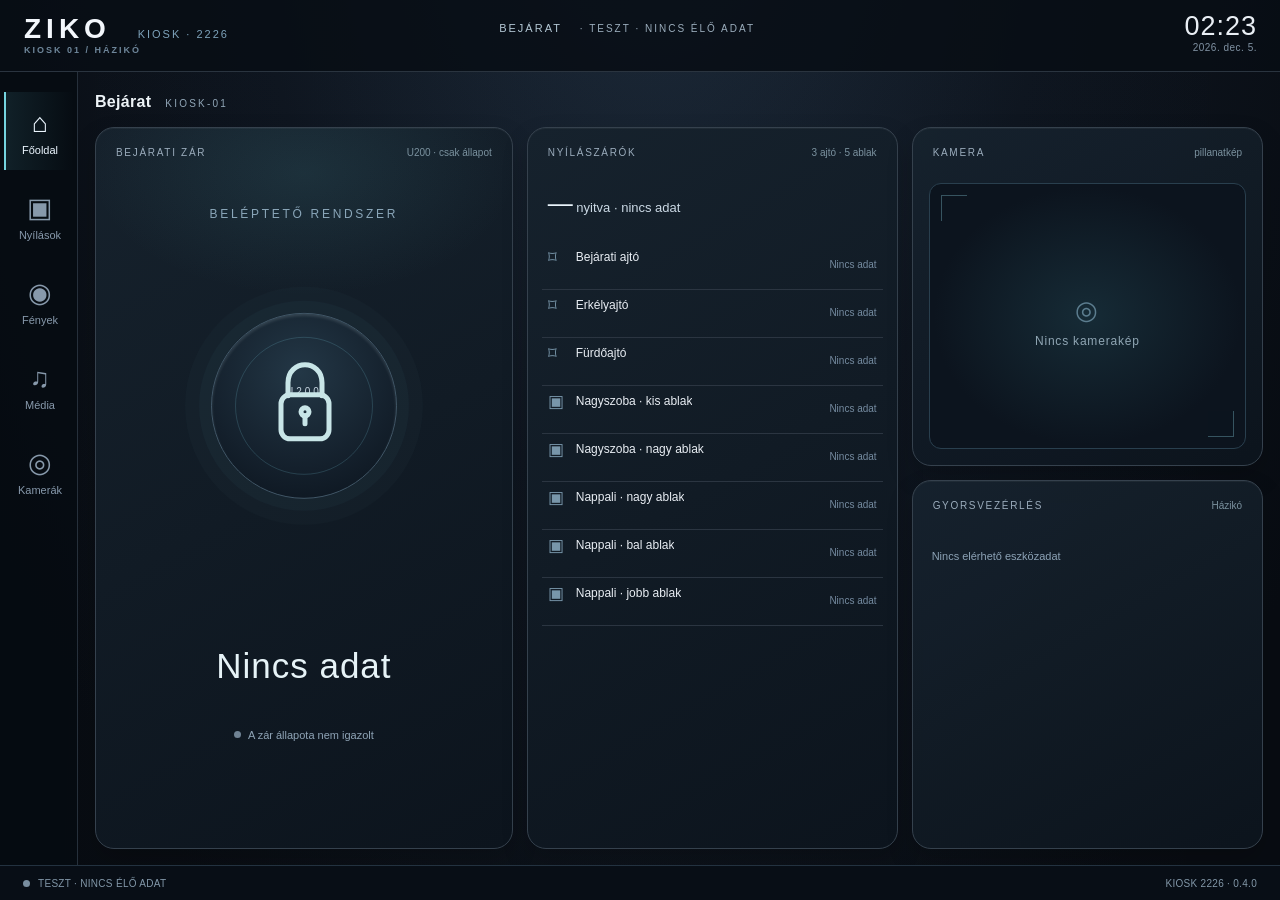
<file: ziko_kiosk_pad/frontend/ZIKO_Kiosk_2226_HMI_v0.4.0.html>
<!doctype html>
<html lang="hu">
<head>
<meta charset="utf-8">
<meta name="viewport" content="width=device-width, initial-scale=1, maximum-scale=1, user-scalable=no">
<meta name="apple-mobile-web-app-capable" content="yes">
<meta name="apple-mobile-web-app-status-bar-style" content="black">
<title>ZIKO Kiosk 2226 · KIOSK-01</title>
<style>
*{-webkit-box-sizing:border-box;box-sizing:border-box}
html,body{height:100%;width:100%;margin:0;overflow:hidden;-webkit-text-size-adjust:100%;font-family:-apple-system,BlinkMacSystemFont,Arial,sans-serif;background:#070b10;color:#e9eef4}
button,input{font-family:inherit;-webkit-appearance:none;appearance:none}button{cursor:pointer;color:inherit}button:disabled{opacity:.4;cursor:default}
#app{height:100%;width:100%;position:relative;overflow:hidden;background:radial-gradient(ellipse at 51% -20%,#1d2b3b 0,#0e151f 44%,#080c12 85%)}
#app:before{content:"";position:absolute;top:0;bottom:0;left:0;right:0;opacity:.2;pointer-events:none;background:linear-gradient(92deg,transparent 0,rgba(133,180,206,.07) 50%,transparent 100%)}
.top{height:72px;border-bottom:1px solid #2a343f;position:relative;z-index:2;background:rgba(8,13,20,.85)}
.brand{position:absolute;left:24px;top:13px;font-size:28px;font-weight:800;letter-spacing:5px;color:#f3f7fc}
.brand em{font-weight:400;font-size:11px;letter-spacing:2px;margin-left:14px;font-style:normal;color:#7ea3bb}
.brand small{display:block;font-size:9px;font-weight:600;letter-spacing:2px;color:#6e869a;margin-top:0}
.head-center{position:absolute;left:39%;top:22px;color:#b3c7d4;font-size:11px;letter-spacing:2px;text-transform:uppercase}
.head-right{position:absolute;right:23px;top:12px;text-align:right}
.time{font-size:27px;line-height:29px;font-weight:300;letter-spacing:1px}
.date{color:#8092a3;font-size:10px;letter-spacing:.5px;margin-top:1px}
.layout{position:absolute;top:72px;bottom:35px;left:0;right:0;overflow:hidden}
.rail{position:absolute;top:0;bottom:0;left:0;width:78px;border-right:1px solid #26303b;background:rgba(6,12,18,.82);padding-top:20px;text-align:center}
.navbtn{height:78px;width:70px;margin:0 4px 7px;border:0;border-left:2px solid transparent;background:transparent;color:#8799ab;text-align:center;font-size:11px}
.navbtn.active{color:#ecf6ff;border-left-color:#74d4df;background:linear-gradient(90deg,rgba(93,179,198,.12),transparent)}
.navbtn .symbol{display:block;font-size:27px;line-height:34px;margin-bottom:4px;font-weight:300}
.content{position:absolute;left:78px;right:0;top:0;bottom:0;padding:17px;overflow:hidden}
.section-heading{height:32px;line-height:25px;font-size:10px;letter-spacing:2.2px;color:#91a6b7}
.section-heading strong{font-size:16px;letter-spacing:.3px;color:#eef4f8;font-weight:600;margin-right:14px}
.work{position:absolute;left:17px;right:17px;top:55px;bottom:16px;display:-webkit-box;display:-webkit-flex;display:flex;gap:14px}
.column{position:relative;height:100%;min-width:0}
.primary{-webkit-box-flex:1.07;-webkit-flex:1.07;flex:1.07}
.middle{-webkit-box-flex:.95;-webkit-flex:.95;flex:.95}
.secondary{-webkit-box-flex:.9;-webkit-flex:.9;flex:.9}
.box{background:linear-gradient(150deg,rgba(22,34,45,.98),rgba(12,20,29,.98));border:1px solid #35414d;border-radius:19px;overflow:hidden;position:relative;box-shadow:0 12px 26px rgba(0,0,0,.17),inset 0 1px 0 rgba(235,249,255,.045)}
.box-label{color:#9bacbc;font-size:10px;text-transform:uppercase;letter-spacing:1.7px}
.box-head{position:absolute;left:20px;top:19px;right:20px;height:30px}
.box-head .box-label{float:left}
.box-head small{float:right;font-size:10px;color:#7b929f}
.lock-box{height:100%;text-align:center}
.lock-box:before{content:"";position:absolute;top:-75px;left:0;width:100%;height:240px;background:radial-gradient(ellipse,rgba(89,172,182,.12),transparent 72%);pointer-events:none}
.lock-art{position:absolute;top:29%;left:50%;width:186px;height:186px;margin-left:-93px;border-radius:50%;border:1px solid #415767;background:radial-gradient(circle at 48% 32%,#233746,#14202c 61%,#0a121b 100%);box-shadow:0 0 0 12px rgba(111,164,191,.04),0 0 0 26px rgba(96,172,187,.027),inset 0 2px 3px rgba(228,248,255,.14);-webkit-transform:translateY(-13%);transform:translateY(-13%)}
.lock-art:before{content:"";position:absolute;left:23px;top:23px;right:23px;bottom:23px;border-radius:50%;border:1px solid rgba(109,180,198,.22)}
.lock-art svg{position:absolute;top:45px;left:60px;width:66px;height:88px;fill:none;stroke:#c8e5e7;stroke-width:5;stroke-linecap:round;stroke-linejoin:round}
.lock-number{position:absolute;top:72px;left:0;right:0;color:#c5d4df;font-size:10px;letter-spacing:3px}
.lock-title{position:absolute;top:11%;left:0;right:0;font-size:12px;color:#8aa6b9;letter-spacing:2.7px}
.lock-main{position:absolute;top:72%;left:12px;right:12px;font-size:35px;font-weight:300;letter-spacing:1px;color:#e6f3f7}
.lock-detail{position:absolute;top:83%;left:15px;right:15px;font-size:11px;color:#8fa4b6;line-height:1.7}
.lock-state-indicator{width:7px;height:7px;display:inline-block;border-radius:50%;background:#708394;margin:0 7px 1px 0}
.lock-state-indicator.good{background:#86d6c3;box-shadow:0 0 14px rgba(91,233,189,.32)}
.lock-state-indicator.alert{background:#f0ba82}
.contacts-box{height:100%}
.contacts-headline{position:absolute;top:61px;left:20px;right:20px;font-size:13px;color:#cbd9e5}
.contacts-headline b{font-size:25px;font-weight:400;color:#eaf4fb}
.sensors{position:absolute;top:114px;left:14px;right:14px;bottom:14px;overflow:auto;-webkit-overflow-scrolling:touch}
.sensor{height:48px;border-bottom:1px solid #2b3541;padding:7px 5px 3px 6px;font-size:12px;line-height:17px;position:relative}
.sensor .icon{float:left;width:28px;color:#7896aa;font-size:17px}
.sensor .name{display:inline-block;max-width:64%;overflow:hidden;white-space:nowrap;text-overflow:ellipsis;vertical-align:middle}
.sensor .value{position:absolute;right:6px;top:14px;text-align:right;font-size:10px;color:#758ba0}
.sensor .value.on{color:#f2c18a}.sensor .value.off{color:#a3dbcb}
.side-top{height:47%}
.side-bottom{position:absolute;top:calc(47% + 14px);bottom:0;left:0;right:0}
.camera-view{position:absolute;top:55px;left:16px;right:16px;bottom:16px;border-radius:12px;border:1px solid #293f4e;background:radial-gradient(ellipse at center,#162b36,#0c141e 69%);overflow:hidden}
.camera-view:before,.camera-view:after{content:"";position:absolute;width:25px;height:25px;border-color:#547f8c;border-style:solid;opacity:.6}
.camera-view:before{left:11px;top:11px;border-width:1px 0 0 1px}.camera-view:after{right:11px;bottom:11px;border-width:0 1px 1px 0}
.camera-placeholder{position:absolute;top:42%;left:0;right:0;text-align:center;color:#90a6b4;font-size:12px;letter-spacing:.8px}
.camera-placeholder b{display:block;font-size:26px;color:#5c7d8f;font-weight:300;margin-bottom:8px}
.camera-view img{width:100%;height:100%;object-fit:cover}
.device-list{position:absolute;top:54px;left:14px;right:14px;bottom:14px;overflow:auto;-webkit-overflow-scrolling:touch}
.device{border-bottom:1px solid #273642;padding:10px 5px;min-height:44px;line-height:18px}
.device .dn{font-size:12px;color:#e3ebf4;font-weight:500}
.device .ds{font-size:10px;color:#839bae;line-height:17px}
.device-controls{float:right;white-space:nowrap}
.device-controls button{border:1px solid #485a67;border-radius:7px;background:rgba(81,131,152,.10);font-size:10px;padding:7px 10px;min-width:34px;margin-left:5px}
.device-controls button:active{background:#345563}
.device-empty{font-size:11px;color:#8da3b6;padding:15px 5px}
.footer{height:35px;position:absolute;left:0;right:0;bottom:0;border-top:1px solid #233240;color:#8297a8;background:#080e16;font-size:10px;line-height:35px;letter-spacing:.3px}
.footer span{margin-left:23px}.footer-right{float:right;margin-right:23px}
.state-marker{display:inline-block;width:7px;height:7px;border-radius:50%;background:#788d9f;margin-right:8px}
.state-marker.online{background:#7bd4be}
.status-chip{font-size:10px;display:inline-block;color:#9badbc;margin-left:13px}
.detail{display:none;position:absolute;left:17px;right:17px;top:55px;bottom:16px;border:1px solid #38505e;background:#121e2a;border-radius:18px;padding:21px 25px;overflow:auto;-webkit-overflow-scrolling:touch}
.detail.active{display:block}
.detail h2{font-size:23px;font-weight:400;margin:0 0 13px}
.detail .intro{font-size:12px;color:#93a9ba;line-height:1.6;margin-bottom:18px}
.detail .detail-group{padding-bottom:15px;max-width:790px}
.detail .detail-item{background:#1c2b37;border:1px solid #364753;border-radius:12px;padding:15px 18px;margin-bottom:9px;font-size:13px;overflow:hidden}
.detail .detail-item small{color:#88a6ba}
.detail .detail-item .actions{float:right;margin-top:-5px}
.detail .detail-item button{padding:9px 15px;border:1px solid #537e85;color:#c1e5e5;background:#203d48;border-radius:9px;margin:0 0 0 8px}
.pair-cover{display:none;position:absolute;z-index:10;top:0;left:0;width:100%;height:100%;background:rgba(5,11,16,.97)}
.pair-cover.show{display:block}.pair-box{position:absolute;top:24%;left:50%;width:360px;margin-left:-180px;background:#14212b;border:1px solid #456171;border-radius:18px;text-align:center;padding:29px}
.pair-box h2{font-size:19px;font-weight:500;margin:0 0 16px}.pair-box p{font-size:12px;color:#9eb2bf;line-height:1.6}
.pair-box input{width:100%;margin:15px 0;padding:13px;border:1px solid #426070;border-radius:8px;background:#07131d;color:#eaf5fc;font-size:21px;letter-spacing:9px;text-align:center}
.pair-box button{width:100%;background:#2d6874;border:1px solid #468b92;border-radius:9px;padding:12px 8px;font-weight:600}
.notice{position:absolute;top:74px;left:50%;width:310px;margin-left:-155px;padding:11px;background:#19303c;border:1px solid #426577;border-radius:9px;z-index:9;display:none;text-align:center;font-size:12px}
@media (max-width:820px){
 .top{height:64px}.brand{font-size:23px;left:17px}.brand em{display:none}.head-center{left:40%;top:21px}.head-right{right:18px;top:9px}.layout{top:64px}
 .rail{width:63px}.navbtn{width:57px;height:72px;margin-left:3px}.navbtn .symbol{font-size:24px}
 .content{left:63px;padding:11px}.section-heading{height:31px}.work{left:11px;right:11px;top:45px;bottom:12px;gap:9px}
 .primary{flex:1}.middle{flex:1.02}.secondary{flex:.93}
 .lock-art{width:139px;height:139px;margin-left:-70px;top:29%}.lock-art svg{top:33px;left:46px;width:49px;height:70px}.lock-main{font-size:29px}
 .lock-number{top:55px}.sensor{font-size:11px}.sensor .name{max-width:57%}
 .box-head{left:12px;right:12px}.sensors{left:8px;right:8px}.contacts-headline{left:12px}
 .device-controls button{padding:6px 7px}.device .dn{font-size:11px}
}
@media (max-width:640px) {
 html,body,#app{overflow:auto}.top{position:relative}.layout{position:relative;top:auto;bottom:auto;height:auto;min-height:820px}
 .rail{top:0;bottom:auto;right:0;width:100%;height:68px;white-space:nowrap;border-right:0;border-bottom:1px solid #253746;padding:2px}
 .navbtn{display:inline-block;width:18%;height:62px;min-width:0;margin:0;border-left:0;border-bottom:2px solid transparent;font-size:10px}
 .navbtn.active{border-left:0;border-bottom-color:#6ccece}
 .content{top:68px;left:0;right:0;bottom:0}
 .work{display:block;overflow:auto;bottom:9px}
 .column{float:left;height:100%}.primary{width:47%}.middle{width:50%;margin-left:3%}.secondary{display:none}
 .detail{top:45px;left:11px;right:11px}
 .head-center{display:none}.brand{left:14px}
}
</style>
</head>
<body>
<div id="app">
<header class="top">
 <div class="brand">ZIKO <em>KIOSK · 2226</em><small>KIOSK 01 / HÁZIKÓ</small></div>
 <div class="head-center">BEJÁRAT <span class="status-chip" id="topConnection">· NINCS ADAT</span></div>
 <div class="head-right"><div class="time" id="clock">--:--</div><div class="date" id="date">--</div></div>
</header>
<div class="layout">
 <nav class="rail" aria-label="Kiosk navigáció">
  <button class="navbtn active" data-tab="home"><span class="symbol">⌂</span>Főoldal</button>
  <button class="navbtn" data-tab="openings"><span class="symbol">▣</span>Nyílások</button>
  <button class="navbtn" data-tab="lights"><span class="symbol">◉</span>Fények</button>
  <button class="navbtn" data-tab="media"><span class="symbol">♫</span>Média</button>
  <button class="navbtn" data-tab="cameras"><span class="symbol">◎</span>Kamerák</button>
 </nav>
 <div class="content">
  <div class="section-heading"><strong id="sectionTitle">Bejárat</strong><span id="subTitle">KIOSK-01</span></div>
  <div class="work" id="homeView">
   <div class="column primary"><section class="box lock-box">
    <div class="box-head"><span class="box-label">Bejárati zár</span><small>U200 · csak állapot</small></div>
    <div class="lock-title">BELÉPTETŐ RENDSZER</div>
    <div class="lock-art" aria-hidden="true"><div class="lock-number">U200</div><svg viewBox="0 0 64 88" aria-hidden="true"><path d="M15 37V24C15 0 49 0 49 24V37"/><rect x="8" y="36" width="48" height="44" rx="9"/><circle cx="32" cy="53" r="4"/><path d="M32 57V65"/></svg></div>
    <div class="lock-main" id="lockState">Nincs adat</div>
    <div class="lock-detail"><span class="lock-state-indicator" id="lockDot"></span><span id="lockDetail">Élő állapot nem érhető el</span></div>
   </section></div>
   <div class="column middle"><section class="box contacts-box">
    <div class="box-head"><span class="box-label">Nyílászárók</span><small>3 ajtó · 5 ablak</small></div>
    <div class="contacts-headline"><b id="openedCount">—</b> <span id="openedText">nyitva · nincs adat</span></div>
    <div class="sensors" id="sensorList"></div>
   </section></div>
   <div class="column secondary">
    <section class="box side-top"><div class="box-head"><span class="box-label">Kamera</span><small>pillanatkép</small></div>
     <div class="camera-view" id="cameraView"><div class="camera-placeholder"><b>◎</b><span id="cameraStatus">Nincs kamerakép</span></div></div>
    </section>
    <section class="box side-bottom"><div class="box-head"><span class="box-label">Gyorsvezérlés</span><small>Házikó</small></div><div class="device-list" id="quickList"><div class="device-empty">Nincs elérhető eszközadat</div></div></section>
   </div>
  </div>
  <div class="detail" id="detailView"><h2 id="detailTitle">Eszközök</h2><div class="intro" id="detailIntro">Csak hitelesített, aktuális Házikó-adat jelenik meg.</div><div class="detail-group" id="detailList"></div></div>
 </div>
</div>
<footer class="footer"><span><i class="state-marker" id="footDot"></i><span id="footStatus" style="margin:0">KAPCSOLAT ELLENŐRZÉSE</span></span><span class="footer-right" id="footVersion">KIOSK 2226 · 0.4.0</span></footer>
<div class="notice" id="notice"></div>
<div class="pair-cover" id="pairCover"><div class="pair-box"><h2>KIOSK-01 párosítás</h2><p>Az eszköz állapotai csak hitelesített HTTPS-kapcsolaton érhetők el.</p><form id="pairForm"><input type="tel" id="pairCode" maxlength="8" pattern="[0-9]*" inputmode="numeric" autocomplete="off" placeholder="••••••••" required><button type="submit">Párosítás</button></form><p id="pairMessage">A kódot a Házikó Kiosk Pad naplójában találod.</p></div></div>
</div>
<script>
(function(){
 'use strict';
 var preview=location.protocol!=='https:'||location.pathname.indexOf('/local/')===0;
 var known=[
 ['binary_sensor.ewelink_snzb_04p_contact','Bejárati ajtó','door'],
 ['binary_sensor.ewelink_snzb_04p_contact_2','Erkélyajtó','door'],
 ['binary_sensor.door_sensor_ajto','Fürdőajtó','door'],
 ['binary_sensor.nagyszoba_kis_ablak_ajto','Nagyszoba · kis ablak','window'],
 ['binary_sensor.nagyszoba_nagyszoba_nagy_ablak_ajto','Nagyszoba · nagy ablak','window'],
 ['binary_sensor.myggbett_door_window_sensor_ajto','Nappali · nagy ablak','window'],
 ['binary_sensor.nappali_nappali_kis_ablak_bal_ajto_2','Nappali · bal ablak','window'],
 ['binary_sensor.nappali_jobb_kis_ablak_ajto','Nappali · jobb ablak','window']
 ];
 var lockId='lock.eloszoba_bejarati_ajto_also_zar';
 var state={contacts:[],locks:[],lights:[],media:[],cameras:[]};
 var paired=false, busy=false, current='home', online=false, timer=0;
 function el(id){return document.getElementById(id)}
 function text(id,str){var n=el(id);if(n)n.textContent=String(str)}
 function clean(n){while(n.firstChild)n.removeChild(n.firstChild)}
 function make(tag,css,value){var n=document.createElement(tag);if(css)n.className=css;if(value!=null)n.textContent=String(value);return n}
 function fmt(s){if(s==='on')return 'Bekapcsolva';if(s==='off')return 'Kikapcsolva';if(s==='unavailable'||s==='unknown'||!s)return 'Nincs adat';if(s==='locked')return 'Zárva';if(s==='unlocked')return 'Nyitva';if(s==='playing')return 'Lejátszás';if(s==='paused')return 'Szünet';return String(s)}
 function contactText(s){return s==='on'?'Nyitva':s==='off'?'Zárva':'Nincs adat'}
 function ts(){var d=new Date();text('clock',('0'+d.getHours()).slice(-2)+':'+('0'+d.getMinutes()).slice(-2));text('date',d.toLocaleDateString('hu-HU',{year:'numeric',month:'short',day:'numeric'}))}
 function feedback(message){text('notice',message);el('notice').style.display='block';if(timer)clearTimeout(timer);timer=setTimeout(function(){el('notice').style.display='none'},3500)}
 function xhr(method,path,body,done){
  if(preview){done(false,{},0);return}
  var x=new XMLHttpRequest();x.open(method,path,true);x.timeout=9000;
  x.setRequestHeader('Accept','application/json');if(body)x.setRequestHeader('Content-Type','application/json');
  x.onreadystatechange=function(){if(x.readyState!==4)return;var data={};try{data=JSON.parse(x.responseText||'{}')}catch(e){}done(x.status>=200&&x.status<300,data,x.status)};
  x.onerror=function(){done(false,{},0)};x.ontimeout=function(){done(false,{},0)};x.send(body?JSON.stringify(body):null);
 }
 function setConnection(ok,message){
  online=ok;text('topConnection','· '+message);text('footStatus',message.toUpperCase());
  el('footDot').className='state-marker'+(ok?' online':'');
 }
 function getState(id){var a=state.contacts;for(var i=0;i<a.length;i++)if(a[i].id===id)return a[i].state;return 'unknown'}
 function getLock(){for(var i=0;i<state.locks.length;i++)if(state.locks[i].id===lockId)return state.locks[i].state;return 'unknown'}
 function clearState(){state={contacts:[],locks:[],lights:[],media:[],cameras:[]};online=false;render()}
 function renderSensors(target){
  var list=target||el('sensorList');clean(list);var opened=0,valid=0;
  for(var i=0;i<known.length;i++){
   var item=known[i],v=getState(item[0]);if(v==='on'){opened++;valid++}else if(v==='off')valid++;
   var row=make('div','sensor'),ic=make('span','icon',item[2]==='door'?'⌑':'▣'),nm=make('span','name',item[1]),va=make('span','value'+(v==='on'?' on':v==='off'?' off':''),contactText(v));
   row.appendChild(ic);row.appendChild(nm);row.appendChild(va);list.appendChild(row);
  }
  text('openedCount',valid?opened:'—');
  text('openedText',valid?('nyitva · '+valid+'/8 ismert'):'nyitva · nincs adat');
 }
 function canUse(o){return !!(online&&paired&&o&&o.id&&o.state&&o.state!=='unknown'&&o.state!=='unavailable')}
 function action(o,act){if(!canUse(o)||busy){feedback('Az eszköz nem elérhető');return}
  busy=true;feedback('Parancs elküldése…');
  xhr('POST','/api/command',{id:o.id,action:act},function(ok,d){busy=false;feedback(ok?'Parancs elküldve; frissítés':(d.error||'Vezérlési hiba'));setTimeout(refresh,500)});
 }
 function addDevice(root,o,kind,full){
  var row=make('div',full?'detail-item':'device');
  var title=make('div',full?'':'dn',String(o.label||o.id||'Eszköz')),sub=make('div',full?'':'ds',fmt(o.state));
  if(full){
   var acts=make('span','actions');
   if(kind==='cameras'){
    var show=make('button','', 'Kép');show.disabled=!canUse(o);show.onclick=function(){if(!canUse(o))return;window.open('/api/camera?id='+encodeURIComponent(o.id),'_blank')};acts.appendChild(show);
   }else{
    var buttons=kind==='media'?[['BE','on'],['KI','off'],['▶ / ❚❚','play_pause']]:[['BE','on'],['KI','off']];
    for(var j=0;j<buttons.length;j++)(function(b){var a=make('button','',b[0]);a.disabled=!canUse(o);a.onclick=function(){action(o,b[1])};acts.appendChild(a)})(buttons[j]);
   }
   row.appendChild(acts);
  }
  row.appendChild(title);row.appendChild(sub);root.appendChild(row);
 }
 function renderQuick(){var root=el('quickList');clean(root);var arr=state.lights||[];var shown=0;
  for(var i=0;i<arr.length&&shown<4;i++){if(arr[i].id){addDevice(root,arr[i],'lights',false);shown++}}
  if(!shown)root.appendChild(make('div','device-empty','Nincs elérhető eszközadat'));
 }
 function renderCamera(){var root=el('cameraView');clean(root);var active=null;
  for(var i=0;i<state.cameras.length;i++)if(canUse(state.cameras[i])){active=state.cameras[i];break}
  if(!active){var x=make('div','camera-placeholder');x.appendChild(make('b','','◎'));x.appendChild(make('span','','Nincs kamerakép'));root.appendChild(x);return}
  var img=document.createElement('img');img.alt=active.label||'Kamera';img.onerror=function(){clean(root);root.appendChild(make('div','camera-placeholder','Kamerakép nem érhető el'))};
  img.src='/api/camera?id='+encodeURIComponent(active.id)+'&t='+new Date().getTime();root.appendChild(img);
 }
 function renderDetail(){
  var target=el('detailList');clean(target);
  var title=current==='openings'?'Ajtók és ablakok':current==='lights'?'Világítás':current==='media'?'Média':'Kamerák';
  text('detailTitle',title);
  if(current==='openings'){renderSensors(target);return}
  var kind=current==='lights'?'lights':current==='media'?'media':'cameras',arr=state[kind]||[];
  if(!arr.length){target.appendChild(make('div','device-empty','Nincs elérhető adat'));return}
  for(var i=0;i<arr.length;i++)addDevice(target,arr[i],kind,true);
 }
 function render(){
  renderSensors();var v=getLock();
  var label=v==='locked'?'Zárva':v==='unlocked'?'Nyitva':'Nincs adat';
  text('lockState',label);text('lockDetail',v==='locked'?'A bejárati zár visszajelzése':v==='unlocked'?'A zár nyitott állapotot jelez':'A zár állapota nem igazolt');
  el('lockDot').className='lock-state-indicator'+(v==='locked'?' good':v==='unlocked'?' alert':'');
  renderQuick();renderCamera();if(current!=='home')renderDetail();
 }
 function select(tab){current=tab;var buttons=document.getElementsByClassName('navbtn');
  for(var i=0;i<buttons.length;i++)buttons[i].className='navbtn'+(buttons[i].getAttribute('data-tab')===tab?' active':'');
  el('homeView').style.display=tab==='home'?'':'none';
  el('detailView').className='detail'+(tab==='home'?'':' active');
  text('sectionTitle',tab==='home'?'Bejárat':tab==='openings'?'Nyílászárók':tab==='lights'?'Világítás':tab==='media'?'Média':'Kamerák');
  if(tab!=='home')renderDetail();
 }
 function refresh(){
  if(preview){setConnection(false,'TESZT · NINCS ÉLŐ ADAT');render();return}
  xhr('GET','/api/status',null,function(ok,d){
   if(!ok){paired=false;clearState();setConnection(false,'Kapcsolat nem elérhető');return}
   if(!d.paired||d.pad!=='KIOSK-01'){paired=false;clearState();el('pairCover').className='pair-cover show';setConnection(false,'Párosítás szükséges');return}
   paired=true;el('pairCover').className='pair-cover';
   xhr('GET','/api/state',null,function(s,data,code){
    if(code===401){paired=false;clearState();el('pairCover').className='pair-cover show';setConnection(false,'Párosítás szükséges');return}
    if(!s||!data.ok||!data.items){clearState();setConnection(false,'Nem érhető el');return}
    state.contacts=data.items.contacts||[];state.locks=data.items.locks||[];state.lights=data.items.lights||[];state.media=data.items.media||[];state.cameras=data.items.cameras||[];
    online=true;setConnection(true,'Házikó · kapcsolat aktív');render();
   });
  });
 }
 var buttons=document.getElementsByClassName('navbtn');
 for(var i=0;i<buttons.length;i++)buttons[i].onclick=function(){select(this.getAttribute('data-tab'))};
 el('pairForm').onsubmit=function(e){if(e&&e.preventDefault)e.preventDefault();var code=el('pairCode').value;el('pairCode').value='';
  if(preview||!(/^[0-9]{8}$/.test(code)))return false;
  text('pairMessage','Párosítás…');
  xhr('POST','/api/pair',{code:code,pad:'KIOSK-01'},function(ok,d){if(!ok){text('pairMessage',d.error||'Párosítás nem sikerült');return}paired=true;el('pairCover').className='pair-cover';refresh()});return false;
 };
 ts();setInterval(ts,30000);refresh();if(!preview)setInterval(refresh,15000);
})();
</script>
</body></html>
</file>
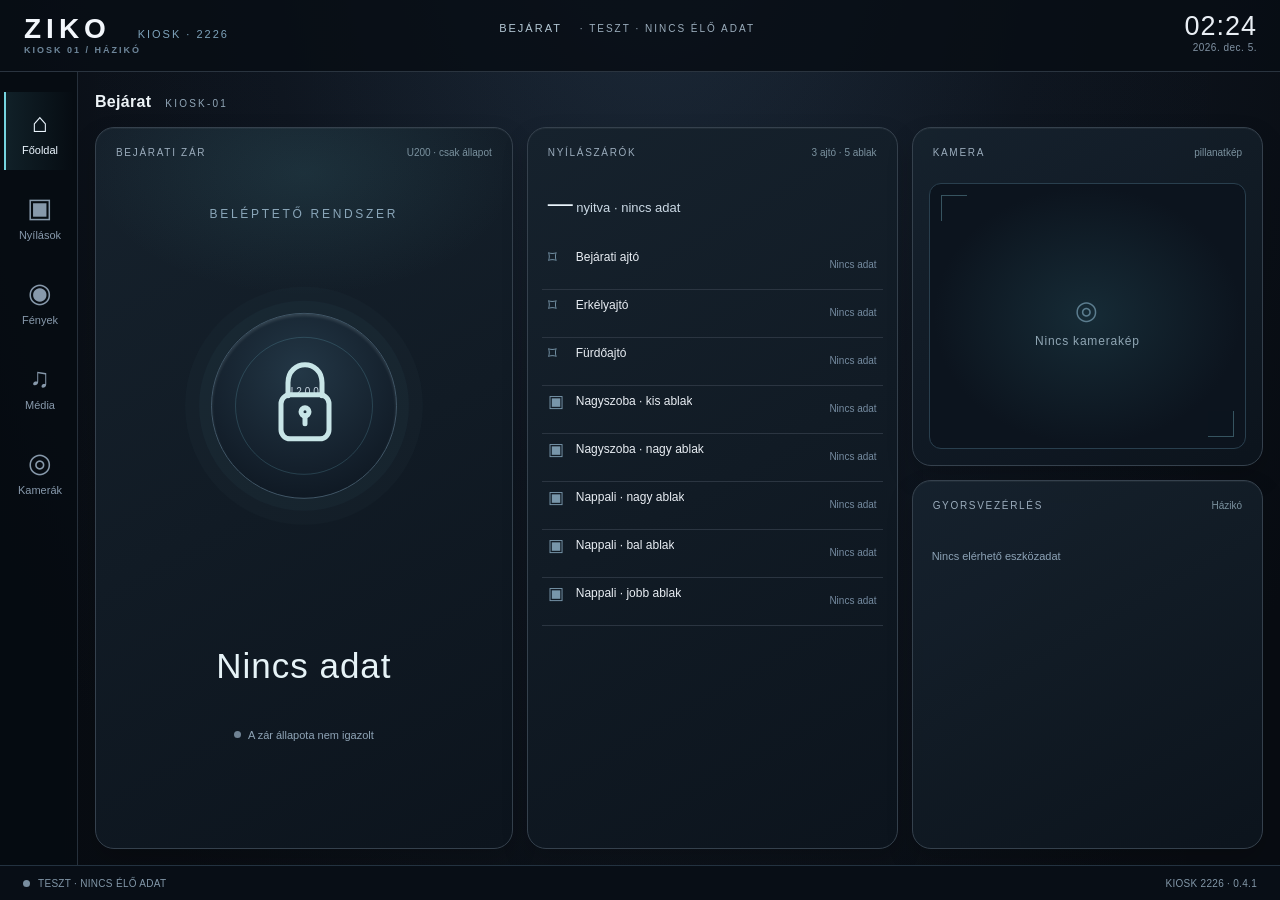
<file: ziko_kiosk_pad/frontend/ZIKO_Kiosk_2226_HMI_v0.4.1.html>
<!doctype html>
<html lang="hu">
<head>
<meta charset="utf-8">
<meta name="viewport" content="width=device-width, initial-scale=1, maximum-scale=1, user-scalable=no">
<meta name="apple-mobile-web-app-capable" content="yes">
<meta name="apple-mobile-web-app-status-bar-style" content="black">
<title>ZIKO Kiosk 2226 · KIOSK-01</title>
<style>
*{-webkit-box-sizing:border-box;box-sizing:border-box}
html,body{height:100%;width:100%;margin:0;overflow:hidden;-webkit-text-size-adjust:100%;font-family:-apple-system,BlinkMacSystemFont,Arial,sans-serif;background:#070b10;color:#e9eef4}
button,input{font-family:inherit;-webkit-appearance:none;appearance:none}button{cursor:pointer;color:inherit}button:disabled{opacity:.4;cursor:default}
#app{height:100%;width:100%;position:relative;overflow:hidden;background:radial-gradient(ellipse at 51% -20%,#1d2b3b 0,#0e151f 44%,#080c12 85%)}
#app:before{content:"";position:absolute;top:0;bottom:0;left:0;right:0;opacity:.2;pointer-events:none;background:linear-gradient(92deg,transparent 0,rgba(133,180,206,.07) 50%,transparent 100%)}
.top{height:72px;border-bottom:1px solid #2a343f;position:relative;z-index:2;background:rgba(8,13,20,.85)}
.brand{position:absolute;left:24px;top:13px;font-size:28px;font-weight:800;letter-spacing:5px;color:#f3f7fc}
.brand em{font-weight:400;font-size:11px;letter-spacing:2px;margin-left:14px;font-style:normal;color:#7ea3bb}
.brand small{display:block;font-size:9px;font-weight:600;letter-spacing:2px;color:#6e869a;margin-top:0}
.head-center{position:absolute;left:39%;top:22px;color:#b3c7d4;font-size:11px;letter-spacing:2px;text-transform:uppercase}
.head-right{position:absolute;right:23px;top:12px;text-align:right}
.time{font-size:27px;line-height:29px;font-weight:300;letter-spacing:1px}
.date{color:#8092a3;font-size:10px;letter-spacing:.5px;margin-top:1px}
.layout{position:absolute;top:72px;bottom:35px;left:0;right:0;overflow:hidden}
.rail{position:absolute;top:0;bottom:0;left:0;width:78px;border-right:1px solid #26303b;background:rgba(6,12,18,.82);padding-top:20px;text-align:center}
.navbtn{height:78px;width:70px;margin:0 4px 7px;border:0;border-left:2px solid transparent;background:transparent;color:#8799ab;text-align:center;font-size:11px}
.navbtn.active{color:#ecf6ff;border-left-color:#74d4df;background:linear-gradient(90deg,rgba(93,179,198,.12),transparent)}
.navbtn .symbol{display:block;font-size:27px;line-height:34px;margin-bottom:4px;font-weight:300}
.content{position:absolute;left:78px;right:0;top:0;bottom:0;padding:17px;overflow:hidden}
.section-heading{height:32px;line-height:25px;font-size:10px;letter-spacing:2.2px;color:#91a6b7}
.section-heading strong{font-size:16px;letter-spacing:.3px;color:#eef4f8;font-weight:600;margin-right:14px}
.work{position:absolute;left:17px;right:17px;top:55px;bottom:16px;display:-webkit-box;display:-webkit-flex;display:flex;}
.column{position:relative;height:100%;min-width:0}
.column+.column{margin-left:14px}
.primary{-webkit-box-flex:1.07;-webkit-flex:1.07;flex:1.07}
.middle{-webkit-box-flex:.95;-webkit-flex:.95;flex:.95}
.secondary{-webkit-box-flex:.9;-webkit-flex:.9;flex:.9}
.box{background:linear-gradient(150deg,rgba(22,34,45,.98),rgba(12,20,29,.98));border:1px solid #35414d;border-radius:19px;overflow:hidden;position:relative;box-shadow:0 12px 26px rgba(0,0,0,.17),inset 0 1px 0 rgba(235,249,255,.045)}
.box-label{color:#9bacbc;font-size:10px;text-transform:uppercase;letter-spacing:1.7px}
.box-head{position:absolute;left:20px;top:19px;right:20px;height:30px}
.box-head .box-label{float:left}
.box-head small{float:right;font-size:10px;color:#7b929f}
.lock-box{height:100%;text-align:center}
.lock-box:before{content:"";position:absolute;top:-75px;left:0;width:100%;height:240px;background:radial-gradient(ellipse,rgba(89,172,182,.12),transparent 72%);pointer-events:none}
.lock-art{position:absolute;top:29%;left:50%;width:186px;height:186px;margin-left:-93px;border-radius:50%;border:1px solid #415767;background:radial-gradient(circle at 48% 32%,#233746,#14202c 61%,#0a121b 100%);box-shadow:0 0 0 12px rgba(111,164,191,.04),0 0 0 26px rgba(96,172,187,.027),inset 0 2px 3px rgba(228,248,255,.14);-webkit-transform:translateY(-13%);transform:translateY(-13%)}
.lock-art:before{content:"";position:absolute;left:23px;top:23px;right:23px;bottom:23px;border-radius:50%;border:1px solid rgba(109,180,198,.22)}
.lock-art svg{position:absolute;top:45px;left:60px;width:66px;height:88px;fill:none;stroke:#c8e5e7;stroke-width:5;stroke-linecap:round;stroke-linejoin:round}
.lock-number{position:absolute;top:72px;left:0;right:0;color:#c5d4df;font-size:10px;letter-spacing:3px}
.lock-title{position:absolute;top:11%;left:0;right:0;font-size:12px;color:#8aa6b9;letter-spacing:2.7px}
.lock-main{position:absolute;top:72%;left:12px;right:12px;font-size:35px;font-weight:300;letter-spacing:1px;color:#e6f3f7}
.lock-detail{position:absolute;top:83%;left:15px;right:15px;font-size:11px;color:#8fa4b6;line-height:1.7}
.lock-state-indicator{width:7px;height:7px;display:inline-block;border-radius:50%;background:#708394;margin:0 7px 1px 0}
.lock-state-indicator.good{background:#86d6c3;box-shadow:0 0 14px rgba(91,233,189,.32)}
.lock-state-indicator.alert{background:#f0ba82}
.contacts-box{height:100%}
.contacts-headline{position:absolute;top:61px;left:20px;right:20px;font-size:13px;color:#cbd9e5}
.contacts-headline b{font-size:25px;font-weight:400;color:#eaf4fb}
.sensors{position:absolute;top:114px;left:14px;right:14px;bottom:14px;overflow:auto;-webkit-overflow-scrolling:touch}
.sensor{height:48px;border-bottom:1px solid #2b3541;padding:7px 5px 3px 6px;font-size:12px;line-height:17px;position:relative}
.sensor .icon{float:left;width:28px;color:#7896aa;font-size:17px}
.sensor .name{display:inline-block;max-width:64%;overflow:hidden;white-space:nowrap;text-overflow:ellipsis;vertical-align:middle}
.sensor .value{position:absolute;right:6px;top:14px;text-align:right;font-size:10px;color:#758ba0}
.sensor .value.on{color:#f2c18a}.sensor .value.off{color:#a3dbcb}
.side-top{height:47%}
.side-bottom{position:absolute;top:calc(47% + 14px);bottom:0;left:0;right:0}
.camera-view{position:absolute;top:55px;left:16px;right:16px;bottom:16px;border-radius:12px;border:1px solid #293f4e;background:radial-gradient(ellipse at center,#162b36,#0c141e 69%);overflow:hidden}
.camera-view:before,.camera-view:after{content:"";position:absolute;width:25px;height:25px;border-color:#547f8c;border-style:solid;opacity:.6}
.camera-view:before{left:11px;top:11px;border-width:1px 0 0 1px}.camera-view:after{right:11px;bottom:11px;border-width:0 1px 1px 0}
.camera-placeholder{position:absolute;top:42%;left:0;right:0;text-align:center;color:#90a6b4;font-size:12px;letter-spacing:.8px}
.camera-placeholder b{display:block;font-size:26px;color:#5c7d8f;font-weight:300;margin-bottom:8px}
.camera-view img{width:100%;height:100%;object-fit:cover}
.device-list{position:absolute;top:54px;left:14px;right:14px;bottom:14px;overflow:auto;-webkit-overflow-scrolling:touch}
.device{border-bottom:1px solid #273642;padding:10px 5px;min-height:44px;line-height:18px}
.device .dn{font-size:12px;color:#e3ebf4;font-weight:500}
.device .ds{font-size:10px;color:#839bae;line-height:17px}
.device-controls{float:right;white-space:nowrap}
.device-controls button{border:1px solid #485a67;border-radius:7px;background:rgba(81,131,152,.10);font-size:10px;padding:7px 10px;min-width:34px;margin-left:5px}
.device-controls button:active{background:#345563}
.device-empty{font-size:11px;color:#8da3b6;padding:15px 5px}
.footer{height:35px;position:absolute;left:0;right:0;bottom:0;border-top:1px solid #233240;color:#8297a8;background:#080e16;font-size:10px;line-height:35px;letter-spacing:.3px}
.footer span{margin-left:23px}.footer-right{float:right;margin-right:23px}
.state-marker{display:inline-block;width:7px;height:7px;border-radius:50%;background:#788d9f;margin-right:8px}
.state-marker.online{background:#7bd4be}
.status-chip{font-size:10px;display:inline-block;color:#9badbc;margin-left:13px}
.detail{display:none;position:absolute;left:17px;right:17px;top:55px;bottom:16px;border:1px solid #38505e;background:#121e2a;border-radius:18px;padding:21px 25px;overflow:auto;-webkit-overflow-scrolling:touch}
.detail.active{display:block}
.detail h2{font-size:23px;font-weight:400;margin:0 0 13px}
.detail .intro{font-size:12px;color:#93a9ba;line-height:1.6;margin-bottom:18px}
.detail .detail-group{padding-bottom:15px;max-width:790px}
.detail .detail-item{background:#1c2b37;border:1px solid #364753;border-radius:12px;padding:15px 18px;margin-bottom:9px;font-size:13px;overflow:hidden}
.detail .detail-item small{color:#88a6ba}
.detail .detail-item .actions{float:right;margin-top:-5px}
.detail .detail-item button{padding:9px 15px;border:1px solid #537e85;color:#c1e5e5;background:#203d48;border-radius:9px;margin:0 0 0 8px}
.pair-cover{display:none;position:absolute;z-index:10;top:0;left:0;width:100%;height:100%;background:rgba(5,11,16,.97)}
.pair-cover.show{display:block}.pair-box{position:absolute;top:24%;left:50%;width:360px;margin-left:-180px;background:#14212b;border:1px solid #456171;border-radius:18px;text-align:center;padding:29px}
.pair-box h2{font-size:19px;font-weight:500;margin:0 0 16px}.pair-box p{font-size:12px;color:#9eb2bf;line-height:1.6}
.pair-box input{width:100%;margin:15px 0;padding:13px;border:1px solid #426070;border-radius:8px;background:#07131d;color:#eaf5fc;font-size:21px;letter-spacing:9px;text-align:center}
.pair-box button{width:100%;background:#2d6874;border:1px solid #468b92;border-radius:9px;padding:12px 8px;font-weight:600}
.notice{position:absolute;top:74px;left:50%;width:310px;margin-left:-155px;padding:11px;background:#19303c;border:1px solid #426577;border-radius:9px;z-index:9;display:none;text-align:center;font-size:12px}
@media (max-width:820px){
 .top{height:64px}.brand{font-size:23px;left:17px}.brand em{display:none}.head-center{left:40%;top:21px}.head-right{right:18px;top:9px}.layout{top:64px}
 .rail{width:63px}.navbtn{width:57px;height:72px;margin-left:3px}.navbtn .symbol{font-size:24px}
 .content{left:63px;padding:11px}.section-heading{height:31px}.work{left:11px;right:11px;top:45px;bottom:12px;gap:9px}
 .column+.column{margin-left:9px}
 .primary{flex:1}.middle{flex:1.02}.secondary{flex:.93}
 .lock-art{width:139px;height:139px;margin-left:-70px;top:29%}.lock-art svg{top:33px;left:46px;width:49px;height:70px}.lock-main{font-size:29px}
 .lock-number{top:55px}.sensor{font-size:11px}.sensor .name{max-width:57%}
 .box-head{left:12px;right:12px}.sensors{left:8px;right:8px}.contacts-headline{left:12px}
 .device-controls button{padding:6px 7px}.device .dn{font-size:11px}
}
@media (max-width:640px) {
 html,body,#app{overflow:auto}.top{position:relative}.layout{position:relative;top:auto;bottom:auto;height:auto;min-height:820px}
 .rail{top:0;bottom:auto;right:0;width:100%;height:68px;white-space:nowrap;border-right:0;border-bottom:1px solid #253746;padding:2px}
 .navbtn{display:inline-block;width:18%;height:62px;min-width:0;margin:0;border-left:0;border-bottom:2px solid transparent;font-size:10px}
 .navbtn.active{border-left:0;border-bottom-color:#6ccece}
 .content{top:68px;left:0;right:0;bottom:0}
 .work{display:block;overflow:auto;bottom:9px}
 .column{float:left;height:100%}.column+.column{margin-left:3%}.primary{width:47%}.middle{width:50%;margin-left:3%}.secondary{display:none}
 .detail{top:45px;left:11px;right:11px}
 .head-center{display:none}.brand{left:14px}
}
</style>
</head>
<body>
<div id="app">
<header class="top">
 <div class="brand">ZIKO <em>KIOSK · 2226</em><small>KIOSK 01 / HÁZIKÓ</small></div>
 <div class="head-center">BEJÁRAT <span class="status-chip" id="topConnection">· NINCS ADAT</span></div>
 <div class="head-right"><div class="time" id="clock">--:--</div><div class="date" id="date">--</div></div>
</header>
<div class="layout">
 <nav class="rail" aria-label="Kiosk navigáció">
  <button class="navbtn active" data-tab="home"><span class="symbol">⌂</span>Főoldal</button>
  <button class="navbtn" data-tab="openings"><span class="symbol">▣</span>Nyílások</button>
  <button class="navbtn" data-tab="lights"><span class="symbol">◉</span>Fények</button>
  <button class="navbtn" data-tab="media"><span class="symbol">♫</span>Média</button>
  <button class="navbtn" data-tab="cameras"><span class="symbol">◎</span>Kamerák</button>
 </nav>
 <div class="content">
  <div class="section-heading"><strong id="sectionTitle">Bejárat</strong><span id="subTitle">KIOSK-01</span></div>
  <div class="work" id="homeView">
   <div class="column primary"><section class="box lock-box">
    <div class="box-head"><span class="box-label">Bejárati zár</span><small>U200 · csak állapot</small></div>
    <div class="lock-title">BELÉPTETŐ RENDSZER</div>
    <div class="lock-art" aria-hidden="true"><div class="lock-number">U200</div><svg viewBox="0 0 64 88" aria-hidden="true"><path d="M15 37V24C15 0 49 0 49 24V37"/><rect x="8" y="36" width="48" height="44" rx="9"/><circle cx="32" cy="53" r="4"/><path d="M32 57V65"/></svg></div>
    <div class="lock-main" id="lockState">Nincs adat</div>
    <div class="lock-detail"><span class="lock-state-indicator" id="lockDot"></span><span id="lockDetail">Élő állapot nem érhető el</span></div>
   </section></div>
   <div class="column middle"><section class="box contacts-box">
    <div class="box-head"><span class="box-label">Nyílászárók</span><small>3 ajtó · 5 ablak</small></div>
    <div class="contacts-headline"><b id="openedCount">—</b> <span id="openedText">nyitva · nincs adat</span></div>
    <div class="sensors" id="sensorList"></div>
   </section></div>
   <div class="column secondary">
    <section class="box side-top"><div class="box-head"><span class="box-label">Kamera</span><small>pillanatkép</small></div>
     <div class="camera-view" id="cameraView"><div class="camera-placeholder"><b>◎</b><span id="cameraStatus">Nincs kamerakép</span></div></div>
    </section>
    <section class="box side-bottom"><div class="box-head"><span class="box-label">Gyorsvezérlés</span><small>Házikó</small></div><div class="device-list" id="quickList"><div class="device-empty">Nincs elérhető eszközadat</div></div></section>
   </div>
  </div>
  <div class="detail" id="detailView"><h2 id="detailTitle">Eszközök</h2><div class="intro" id="detailIntro">Csak hitelesített, aktuális Házikó-adat jelenik meg.</div><div class="detail-group" id="detailList"></div></div>
 </div>
</div>
<footer class="footer"><span><i class="state-marker" id="footDot"></i><span id="footStatus" style="margin:0">KAPCSOLAT ELLENŐRZÉSE</span></span><span class="footer-right" id="footVersion">KIOSK 2226 · 0.4.1</span></footer>
<div class="notice" id="notice"></div>
<div class="pair-cover" id="pairCover"><div class="pair-box"><h2>KIOSK-01 párosítás</h2><p>Az eszköz állapotai csak hitelesített HTTPS-kapcsolaton érhetők el.</p><form id="pairForm"><input type="tel" id="pairCode" maxlength="8" pattern="[0-9]*" inputmode="numeric" autocomplete="off" placeholder="••••••••" required><button type="submit">Párosítás</button></form><p id="pairMessage">A kódot a Házikó Kiosk Pad naplójában találod.</p></div></div>
</div>
<script>
(function(){
 'use strict';
 var preview=location.protocol!=='https:'||location.pathname.indexOf('/local/')===0;
 var known=[
 ['binary_sensor.ewelink_snzb_04p_contact','Bejárati ajtó','door'],
 ['binary_sensor.ewelink_snzb_04p_contact_2','Erkélyajtó','door'],
 ['binary_sensor.door_sensor_ajto','Fürdőajtó','door'],
 ['binary_sensor.nagyszoba_kis_ablak_ajto','Nagyszoba · kis ablak','window'],
 ['binary_sensor.nagyszoba_nagyszoba_nagy_ablak_ajto','Nagyszoba · nagy ablak','window'],
 ['binary_sensor.myggbett_door_window_sensor_ajto','Nappali · nagy ablak','window'],
 ['binary_sensor.nappali_nappali_kis_ablak_bal_ajto_2','Nappali · bal ablak','window'],
 ['binary_sensor.nappali_jobb_kis_ablak_ajto','Nappali · jobb ablak','window']
 ];
 var lockId='lock.eloszoba_bejarati_ajto_also_zar';
 var state={contacts:[],locks:[],lights:[],media:[],cameras:[]};
 var paired=false, busy=false, current='home', online=false, timer=0;
 function el(id){return document.getElementById(id)}
 function text(id,str){var n=el(id);if(n)n.textContent=String(str)}
 function clean(n){while(n.firstChild)n.removeChild(n.firstChild)}
 function make(tag,css,value){var n=document.createElement(tag);if(css)n.className=css;if(value!=null)n.textContent=String(value);return n}
 function fmt(s){if(s==='on')return 'Bekapcsolva';if(s==='off')return 'Kikapcsolva';if(s==='unavailable'||s==='unknown'||!s)return 'Nincs adat';if(s==='locked')return 'Zárva';if(s==='unlocked')return 'Nyitva';if(s==='playing')return 'Lejátszás';if(s==='paused')return 'Szünet';return String(s)}
 function contactText(s){return s==='on'?'Nyitva':s==='off'?'Zárva':'Nincs adat'}
 function ts(){var d=new Date();text('clock',('0'+d.getHours()).slice(-2)+':'+('0'+d.getMinutes()).slice(-2));text('date',d.toLocaleDateString('hu-HU',{year:'numeric',month:'short',day:'numeric'}))}
 function feedback(message){text('notice',message);el('notice').style.display='block';if(timer)clearTimeout(timer);timer=setTimeout(function(){el('notice').style.display='none'},3500)}
 function xhr(method,path,body,done){
  if(preview){done(false,{},0);return}
  var x=new XMLHttpRequest();x.open(method,path,true);x.timeout=9000;
  x.setRequestHeader('Accept','application/json');if(body)x.setRequestHeader('Content-Type','application/json');
  x.onreadystatechange=function(){if(x.readyState!==4)return;var data={};try{data=JSON.parse(x.responseText||'{}')}catch(e){}done(x.status>=200&&x.status<300,data,x.status)};
  x.onerror=function(){done(false,{},0)};x.ontimeout=function(){done(false,{},0)};x.send(body?JSON.stringify(body):null);
 }
 function setConnection(ok,message){
  online=ok;text('topConnection','· '+message);text('footStatus',message.toUpperCase());
  el('footDot').className='state-marker'+(ok?' online':'');
 }
 function getState(id){var a=state.contacts;for(var i=0;i<a.length;i++)if(a[i].id===id)return a[i].state;return 'unknown'}
 function getLock(){for(var i=0;i<state.locks.length;i++)if(state.locks[i].id===lockId)return state.locks[i].state;return 'unknown'}
 function clearState(){state={contacts:[],locks:[],lights:[],media:[],cameras:[]};online=false;render()}
 function renderSensors(target){
  var list=target||el('sensorList');clean(list);var opened=0,valid=0;
  for(var i=0;i<known.length;i++){
   var item=known[i],v=getState(item[0]);if(v==='on'){opened++;valid++}else if(v==='off')valid++;
   var row=make('div','sensor'),ic=make('span','icon',item[2]==='door'?'⌑':'▣'),nm=make('span','name',item[1]),va=make('span','value'+(v==='on'?' on':v==='off'?' off':''),contactText(v));
   row.appendChild(ic);row.appendChild(nm);row.appendChild(va);list.appendChild(row);
  }
  text('openedCount',valid?opened:'—');
  text('openedText',valid?('nyitva · '+valid+'/8 ismert'):'nyitva · nincs adat');
 }
 function canUse(o){return !!(online&&paired&&o&&o.id&&o.state&&o.state!=='unknown'&&o.state!=='unavailable')}
 function action(o,act){if(!canUse(o)||busy){feedback('Az eszköz nem elérhető');return}
  busy=true;feedback('Parancs elküldése…');
  xhr('POST','/api/command',{id:o.id,action:act},function(ok,d){busy=false;feedback(ok?'Parancs elküldve; frissítés':(d.error||'Vezérlési hiba'));setTimeout(refresh,500)});
 }
 function addDevice(root,o,kind,full){
  var row=make('div',full?'detail-item':'device');
  var title=make('div',full?'':'dn',String(o.label||o.id||'Eszköz')),sub=make('div',full?'':'ds',fmt(o.state));
  if(full){
   var acts=make('span','actions');
   if(kind==='cameras'){
    var show=make('button','', 'Kép');show.disabled=!canUse(o);show.onclick=function(){if(!canUse(o))return;window.open('/api/camera?id='+encodeURIComponent(o.id),'_blank')};acts.appendChild(show);
   }else{
    var buttons=kind==='media'?[['BE','on'],['KI','off'],['▶ / ❚❚','play_pause']]:[['BE','on'],['KI','off']];
    for(var j=0;j<buttons.length;j++)(function(b){var a=make('button','',b[0]);a.disabled=!canUse(o);a.onclick=function(){action(o,b[1])};acts.appendChild(a)})(buttons[j]);
   }
   row.appendChild(acts);
  }
  row.appendChild(title);row.appendChild(sub);root.appendChild(row);
 }
 function renderQuick(){var root=el('quickList');clean(root);var arr=state.lights||[];var shown=0;
  for(var i=0;i<arr.length&&shown<4;i++){if(arr[i].id){addDevice(root,arr[i],'lights',false);shown++}}
  if(!shown)root.appendChild(make('div','device-empty','Nincs elérhető eszközadat'));
 }
 function renderCamera(){var root=el('cameraView');clean(root);var active=null;
  for(var i=0;i<state.cameras.length;i++)if(canUse(state.cameras[i])){active=state.cameras[i];break}
  if(!active){var x=make('div','camera-placeholder');x.appendChild(make('b','','◎'));x.appendChild(make('span','','Nincs kamerakép'));root.appendChild(x);return}
  var img=document.createElement('img');img.alt=active.label||'Kamera';img.onerror=function(){clean(root);root.appendChild(make('div','camera-placeholder','Kamerakép nem érhető el'))};
  img.src='/api/camera?id='+encodeURIComponent(active.id)+'&t='+new Date().getTime();root.appendChild(img);
 }
 function renderDetail(){
  var target=el('detailList');clean(target);
  var title=current==='openings'?'Ajtók és ablakok':current==='lights'?'Világítás':current==='media'?'Média':'Kamerák';
  text('detailTitle',title);
  if(current==='openings'){renderSensors(target);return}
  var kind=current==='lights'?'lights':current==='media'?'media':'cameras',arr=state[kind]||[];
  if(!arr.length){target.appendChild(make('div','device-empty','Nincs elérhető adat'));return}
  for(var i=0;i<arr.length;i++)addDevice(target,arr[i],kind,true);
 }
 function render(){
  renderSensors();var v=getLock();
  var label=v==='locked'?'Zárva':v==='unlocked'?'Nyitva':'Nincs adat';
  text('lockState',label);text('lockDetail',v==='locked'?'A bejárati zár visszajelzése':v==='unlocked'?'A zár nyitott állapotot jelez':'A zár állapota nem igazolt');
  el('lockDot').className='lock-state-indicator'+(v==='locked'?' good':v==='unlocked'?' alert':'');
  renderQuick();renderCamera();if(current!=='home')renderDetail();
 }
 function select(tab){current=tab;var buttons=document.getElementsByClassName('navbtn');
  for(var i=0;i<buttons.length;i++)buttons[i].className='navbtn'+(buttons[i].getAttribute('data-tab')===tab?' active':'');
  el('homeView').style.display=tab==='home'?'':'none';
  el('detailView').className='detail'+(tab==='home'?'':' active');
  text('sectionTitle',tab==='home'?'Bejárat':tab==='openings'?'Nyílászárók':tab==='lights'?'Világítás':tab==='media'?'Média':'Kamerák');
  if(tab!=='home')renderDetail();
 }
 function refresh(){
  if(preview){setConnection(false,'TESZT · NINCS ÉLŐ ADAT');render();return}
  xhr('GET','/api/status',null,function(ok,d){
   if(!ok){paired=false;clearState();setConnection(false,'Kapcsolat nem elérhető');return}
   if(!d.paired||d.pad!=='KIOSK-01'){paired=false;clearState();el('pairCover').className='pair-cover show';setConnection(false,'Párosítás szükséges');return}
   paired=true;el('pairCover').className='pair-cover';
   xhr('GET','/api/state',null,function(s,data,code){
    if(code===401){paired=false;clearState();el('pairCover').className='pair-cover show';setConnection(false,'Párosítás szükséges');return}
    if(!s||!data.ok||!data.items){clearState();setConnection(false,'Nem érhető el');return}
    state.contacts=data.items.contacts||[];state.locks=data.items.locks||[];state.lights=data.items.lights||[];state.media=data.items.media||[];state.cameras=data.items.cameras||[];
    online=true;setConnection(true,'Házikó · kapcsolat aktív');render();
   });
  });
 }
 var buttons=document.getElementsByClassName('navbtn');
 for(var i=0;i<buttons.length;i++)buttons[i].onclick=function(){select(this.getAttribute('data-tab'))};
 el('pairForm').onsubmit=function(e){if(e&&e.preventDefault)e.preventDefault();var code=el('pairCode').value;el('pairCode').value='';
  if(preview||!(/^[0-9]{8}$/.test(code)))return false;
  text('pairMessage','Párosítás…');
  xhr('POST','/api/pair',{code:code,pad:'KIOSK-01'},function(ok,d){if(!ok){text('pairMessage',d.error||'Párosítás nem sikerült');return}paired=true;el('pairCover').className='pair-cover';refresh()});return false;
 };
 ts();setInterval(ts,30000);refresh();if(!preview)setInterval(refresh,15000);
})();
</script>
</body></html>
</file>
